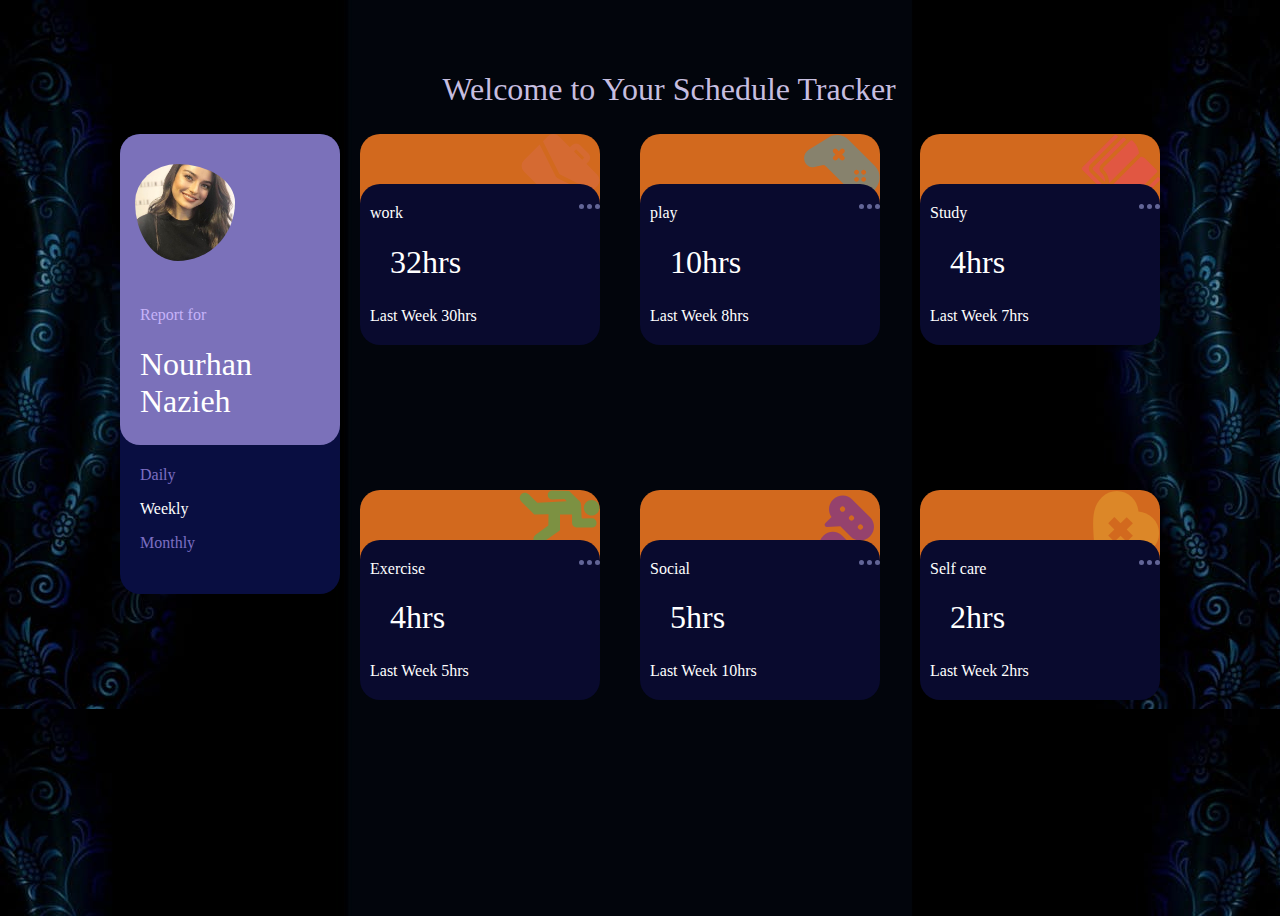
<file: index.html>
<!DOCTYPE html>
<html lang="en">
  <head>
    <meta charset="UTF-8" />
    <meta name="viewport" content="width=device-width, initial-scale=1.0" />
    <title>Task-Session3</title>
    <link rel="stylesheet" href="Asesets/../CSS/main.css.css" />
    <link rel="icon" href="Assets/../Asesets/11185659.png" />

  </head>
  
  <body>
    <div class="titl">
      <h1>Welcome to Your Schedule Tracker</h1>
    </div>
    
    <!-- الكارد الأول -->
    <div class="parent">
      
    <div class="child">
      <div class="img"> 
        <img src="Asesets/46fd1eb6382a219332b59378b4a0ae01.jpg" alt="">
      </div>
      <p class="for">Report for</p>
      <h1>Nourhan <br />Nazieh</h1>
    </div>

      <div class="content">
        <p class="color">Daily</p>
        <p>Weekly</p>
        <p class="color">Monthly</p>
      </div>
    </div>

    <!-- الكارد اللي شايل السته -->

    <div class="parent2">
      
         <!-- الكارد الاول -->
      <div class="card">
        <div class="img">
          <img src="Asesets/images/icon-work.svg" alt="">
          
        </div>
        <div class="over">
          <p>work</p>
          <img src="Asesets/images/icon-ellipsis.svg" alt="">
          <h1>32hrs</h1>
          <p>Last Week 30hrs</p>
        </div>
      </div>
          <!-- الكارد الثاني -->
      <div class="card">
        <div class="img">
          <img src="Asesets/images/icon-play.svg" alt="">

        </div>
        <div class="over">
          <p>play</p>
          <img src="Asesets/images/icon-ellipsis.svg" alt="">
          <h1>10hrs</h1>
          <p>Last Week 8hrs</p>
        </div>
        
          <!-- الكاردالثالث -->

      </div>
      <div class="card">
        <div class="img">
          <img src="Asesets/images/icon-study.svg" alt="">

        </div>
        <div class="over">
          <p>Study</p>
          <img src="Asesets/images/icon-ellipsis.svg" alt="">
          <h1>4hrs</h1>
          <p>Last Week 7hrs</p>
        </div>
        
          <!-- الكارد الرابع -->

      </div>

      <div class="card">
        <div class="img">
          <img src="Asesets/images/icon-exercise.svg" alt="">

        </div>
        <div class="over">
          <p>Exercise</p>
          <img src="Asesets/images/icon-ellipsis.svg" alt="">
          <h1>4hrs</h1>
          <p>Last Week 5hrs</p>
        </div>
        
          <!-- الكارد الخامس -->

      </div>
      <div class="card">
        <div class="img">
          <img src="Asesets/images/icon-social.svg" alt="">

        </div>
        <div class="over">
          <p>Social</p>
          <img src="Asesets/images/icon-ellipsis.svg" alt="">
          <h1>5hrs</h1>
          <p>Last Week 10hrs</p>

        </div>
  
          <!-- الكارد السادس -->

      </div>

      <div class="card">
        <div class="img">
          <img src="Asesets/images/icon-self-care.svg" alt="">

        </div>
        <div class="over">
          <p>Self care</p>
          <img src="Asesets/images/icon-ellipsis.svg" alt="">
          <h1>2hrs</h1>
          <p>Last Week 2hrs</p>

        </div>
      </div>
    
    </div>
    
    
    
    
  </body>
</html>
</file>
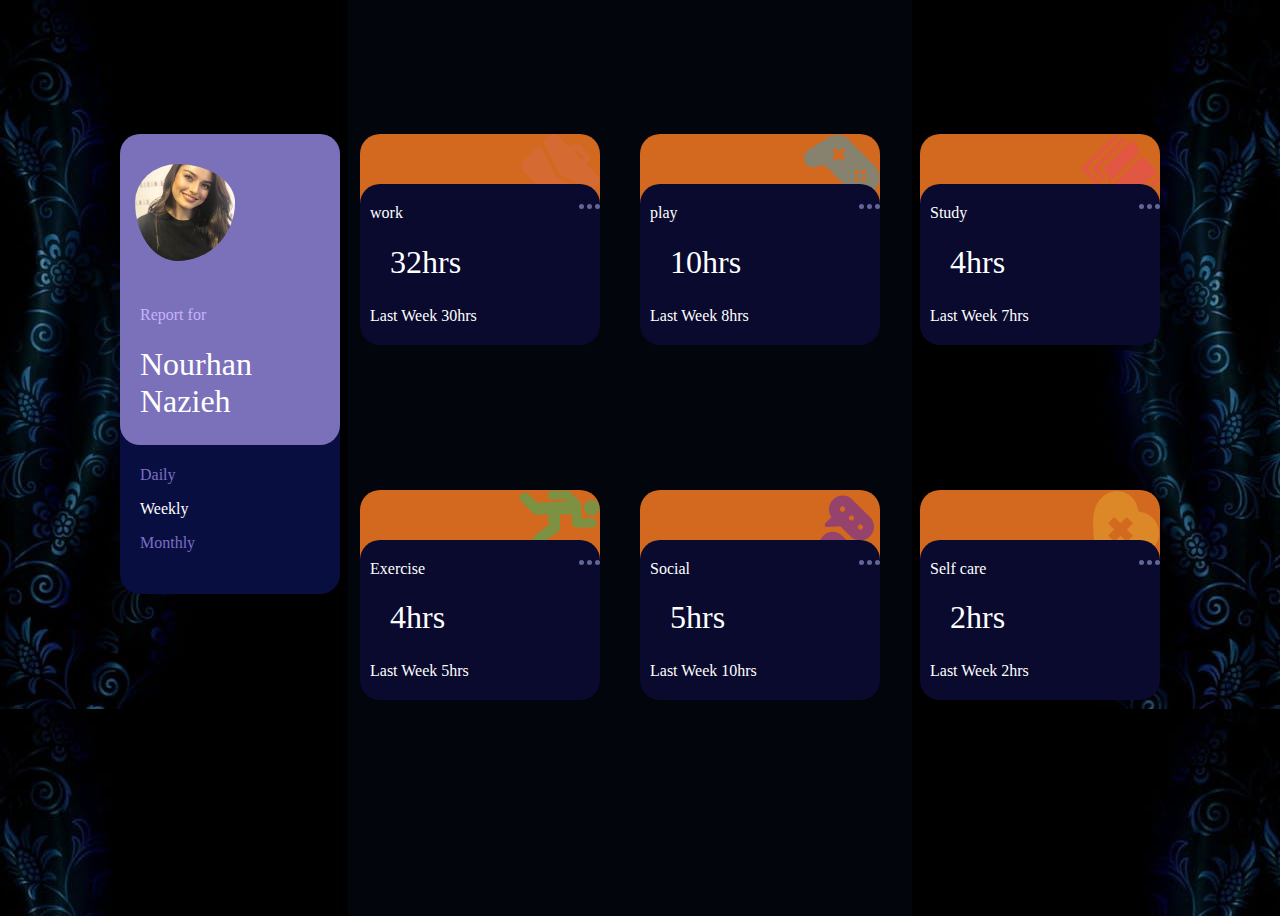
<file: index3.html>
<!DOCTYPE html>
<html lang="en">
  <head>
    <meta charset="UTF-8" />
    <meta name="viewport" content="width=device-width, initial-scale=1.0" />
    <title>Task-Session3</title>
    <link rel="stylesheet" href="Asesets/../CSS/schedule3.css" />
  </head>
  
  <body>
    
    <!-- الكارد الأول -->
    <div class="parent">
      
    <div class="child">
      <div class="img"> 
        <img src="Asesets/46fd1eb6382a219332b59378b4a0ae01.jpg" alt="">
      </div>
      <p class="for">Report for</p>
      <h1>Nourhan <br />Nazieh</h1>
    </div>

      <div class="content">
        <p class="color">Daily</p>
        <p>Weekly</p>
        <p class="color">Monthly</p>
      </div>
    </div>

    <!-- الكارد اللي شايل السته -->

    <div class="parent2">
      
         <!-- الكارد الاول -->
      <div class="card">
        <div class="img">
          <img src="Asesets/images/icon-work.svg" alt="">
          
        </div>
        <div class="over">
          <p>work</p>
          <img src="Asesets/images/icon-ellipsis.svg" alt="">
          <h1>32hrs</h1>
          <p>Last Week 30hrs</p>
        </div>
      </div>
          <!-- الكارد الثاني -->
      <div class="card">
        <div class="img">
          <img src="Asesets/images/icon-play.svg" alt="">

        </div>
        <div class="over">
          <p>play</p>
          <img src="Asesets/images/icon-ellipsis.svg" alt="">
          <h1>10hrs</h1>
          <p>Last Week 8hrs</p>
        </div>
        
          <!-- الكاردالثالث -->

      </div>
      <div class="card">
        <div class="img">
          <img src="Asesets/images/icon-study.svg" alt="">

        </div>
        <div class="over">
          <p>Study</p>
          <img src="Asesets/images/icon-ellipsis.svg" alt="">
          <h1>4hrs</h1>
          <p>Last Week 7hrs</p>
        </div>
        
          <!-- الكارد الرابع -->

      </div>

      <div class="card">
        <div class="img">
          <img src="Asesets/images/icon-exercise.svg" alt="">

        </div>
        <div class="over">
          <p>Exercise</p>
          <img src="Asesets/images/icon-ellipsis.svg" alt="">
          <h1>4hrs</h1>
          <p>Last Week 5hrs</p>
        </div>
        
          <!-- الكارد الخامس -->

      </div>
      <div class="card">
        <div class="img">
          <img src="Asesets/images/icon-social.svg" alt="">

        </div>
        <div class="over">
          <p>Social</p>
          <img src="Asesets/images/icon-ellipsis.svg" alt="">
          <h1>5hrs</h1>
          <p>Last Week 10hrs</p>

        </div>
  
          <!-- الكارد السادس -->

      </div>

      <div class="card">
        <div class="img">
          <img src="Asesets/images/icon-self-care.svg" alt="">

        </div>
        <div class="over">
          <p>Self care</p>
          <img src="Asesets/images/icon-ellipsis.svg" alt="">
          <h1>2hrs</h1>
          <p>Last Week 2hrs</p>

        </div>
      </div>
    
    </div>
    
    
    
    
  </body>
</html>
</file>
<file: CSS/main.css.css>
body{ 
    background-color: hsl(222, 47%, 17%);
    color: white;
    height: 100vh;
    display: flex;
    justify-content: center;
    background-image: url(../Asesets/pexels-photo-9125104.jpg);

}

.titl{
 position: absolute;
 top: 50px;
 left: 33%;
 color: rgba(226, 217, 255, 0.875);    
}



.parent{
    width: 220px;
    height: 460px;
    background-color: rgb(9, 14, 65);
    margin-top: 10%;
    border-radius: 20px ;
}

.parent .child {
    background-color: rgb(123, 113, 186);
    border-radius: 20px;
}

.parent img{
    width: 100px;
    border-radius: 50%;
    padding-top: 30px;
    padding-bottom: 10px;
    padding-left: 15px;
}

.for{
        padding-top: 15px;
        padding-left: 20px;
        color: rgb(198, 179, 249);
        
}

h1{ 
    font-family: var();
    font-weight: inherit;
    font-size: xx-large;
    padding-bottom: 25px;
    padding-left: 20px;
  
}

.content{
    padding-top: 0;
    padding-bottom: 10px;
    padding-left: 20px;
    border-radius: 10px;
}
.color{
    color: rgb(124, 110, 195);

}


.parent2{
width: 800px;
margin-top: 10%;
margin-bottom: 5%;
margin-left: 20px;
display: flex;
justify-content: space-between;
flex-wrap: wrap;


}
.parent2 .card{

width: 30%;
height: 200px; 
border-radius: 20px;
background-color: chocolate;
position: relative;
}

.parent2 .card img {
float: right;
opacity: 0.5;

}

.over{
top: 50px;
width: 100%;
background-color: rgb(9, 10, 46);
position: absolute;
border-radius: 20px;
padding-left: 10px;
padding-top: 20px;
padding-bottom: 20px;
box-sizing: border-box;

}
.over h1{
   padding-bottom: 5px;

}

.over p{
    display: inline;
    padding:0 ;
}
</file>
<file: CSS/schedule3.css>
body{ 
    background-color: hsl(222, 47%, 17%);
    color: white;
    height: 100vh;
    display: flex;
    justify-content: center;
    background-image: url(../Asesets/pexels-photo-9125104.jpg);

}




.parent{
    width: 220px;
    height: 460px;
    background-color: rgb(9, 14, 65);
    margin-top: 10%;
    border-radius: 20px ;
}

.parent .child {
    background-color: rgb(123, 113, 186);
    border-radius: 20px;
}

.parent img{
    width: 100px;
    border-radius: 50%;
    padding-top: 30px;
    padding-bottom: 10px;
    padding-left: 15px;
}

.for{
        padding-top: 15px;
        padding-left: 20px;
        color: rgb(198, 179, 249);
        
}

h1{ 
    font-family: var();
    font-weight: inherit;
    font-size: xx-large;
    padding-bottom: 25px;
    padding-left: 20px;
  
}

.content{
    padding-top: 0;
    padding-bottom: 10px;
    padding-left: 20px;
    border-radius: 10px;
}
.color{
    color: rgb(124, 110, 195);

}


.parent2{
width: 800px;
margin-top: 10%;
margin-bottom: 5%;
margin-left: 20px;
display: flex;
justify-content: space-between;
flex-wrap: wrap;


}
.parent2 .card{

width: 30%;
height: 200px; 
border-radius: 20px;
background-color: chocolate;
position: relative;
}

.parent2 .card img {
float: right;
opacity: 0.5;

}

.over{
top: 50px;
width: 100%;
background-color: rgb(9, 10, 46);
position: absolute;
border-radius: 20px;
padding-left: 10px;
padding-top: 20px;
padding-bottom: 20px;
box-sizing: border-box;

}
.over h1{
   padding-bottom: 5px;

}


.over p{
    display: inline;
    padding:0 ;
}
</file>
